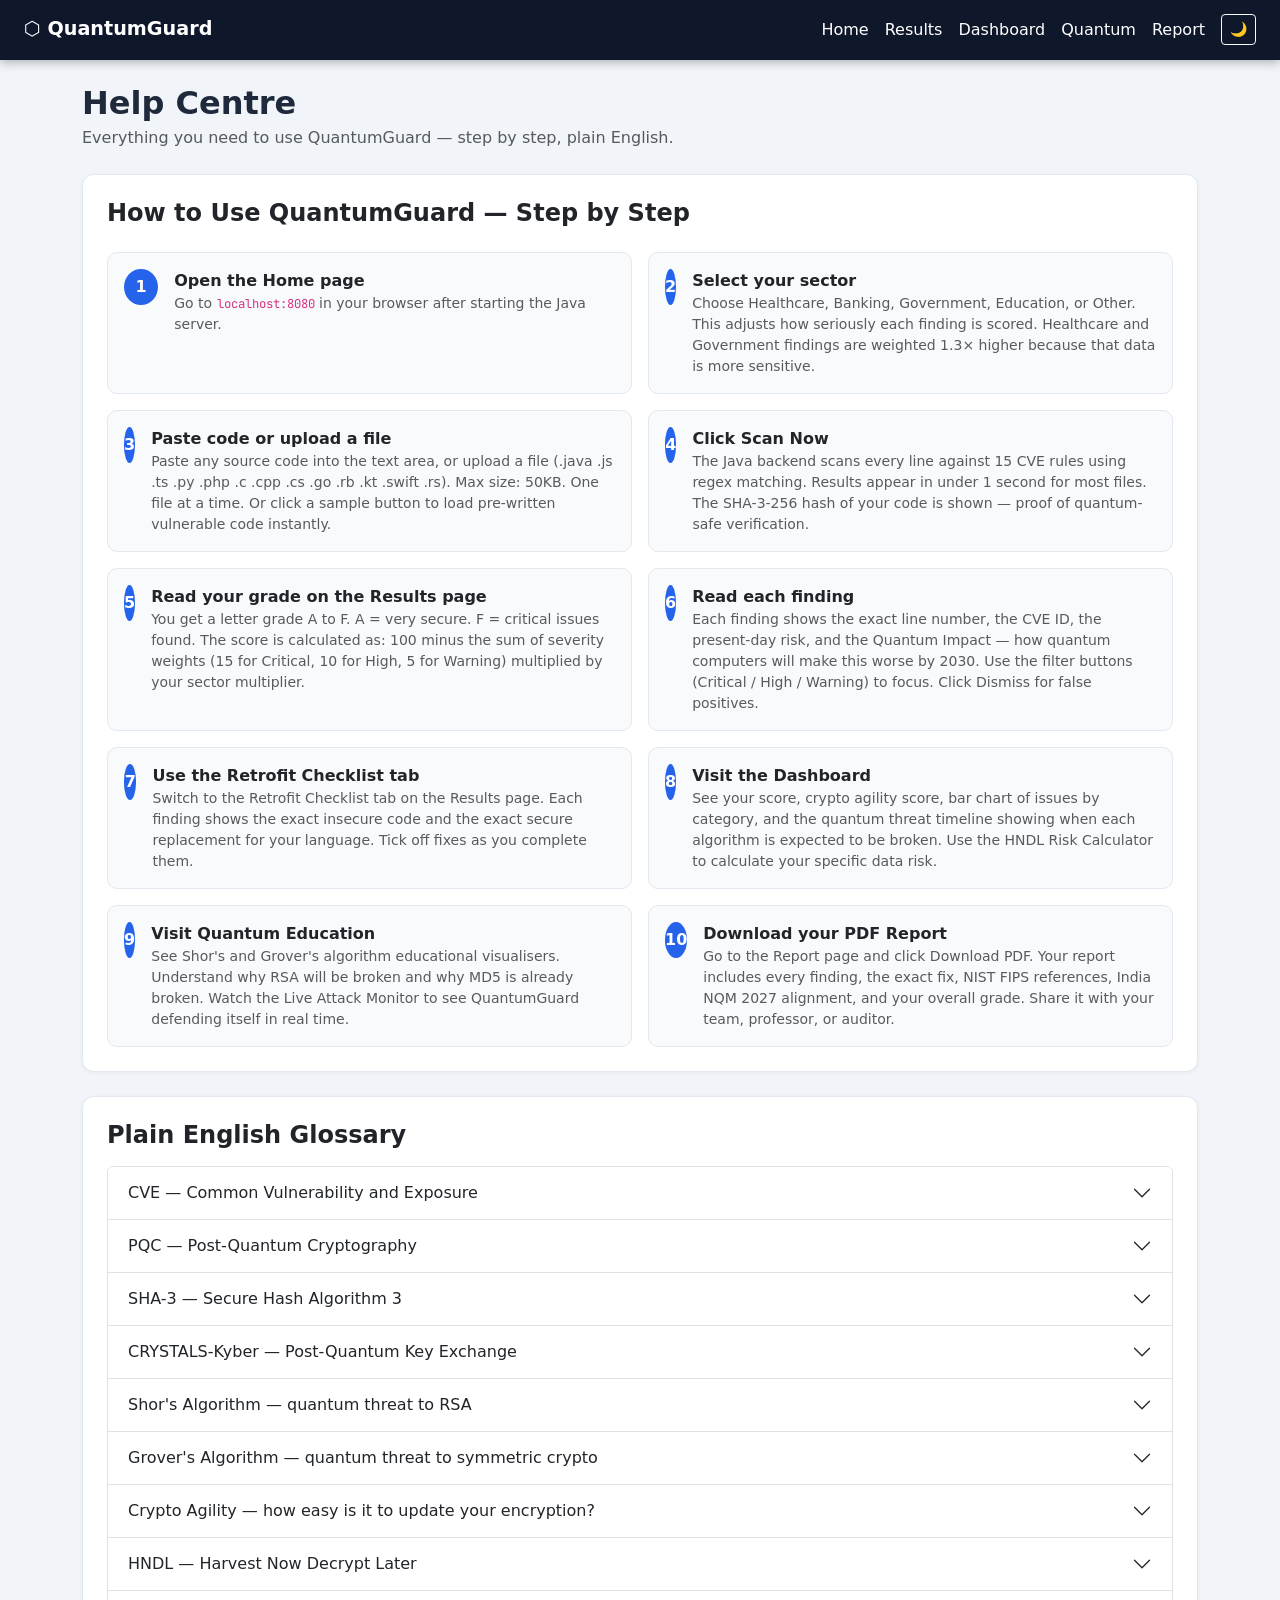
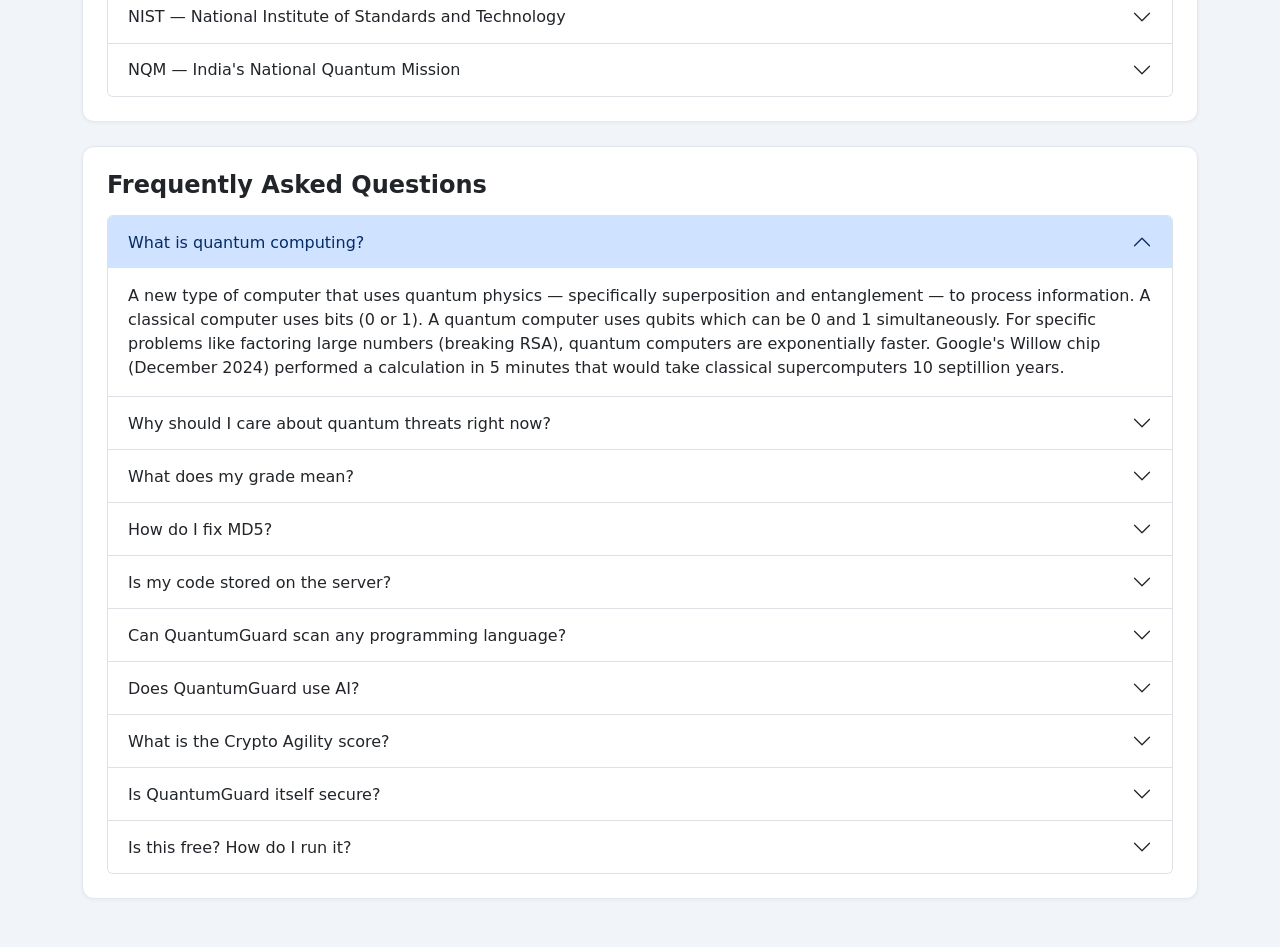
<file: help.html>
<!DOCTYPE html>
<html lang="en" data-bs-theme="light">
<head>
  <meta charset="UTF-8">
  <meta name="viewport" content="width=device-width, initial-scale=1">
  <title>QuantumGuard — Help</title>
  <link href="https://cdn.jsdelivr.net/npm/bootstrap@5.3.2/dist/css/bootstrap.min.css" rel="stylesheet">
  <link rel="stylesheet" href="style.css">
</head>
<body>

  <nav class="navbar navbar-expand-lg qg-navbar">
    <div class="container-fluid px-4">
      <a class="navbar-brand qg-brand" href="index.html">⬡ QuantumGuard</a>
      <div class="d-flex align-items-center gap-3">
        <a href="index.html"    class="nav-link text-white">Home</a>
        <a href="results.html"  class="nav-link text-white">Results</a>
        <a href="dashboard.html"class="nav-link text-white">Dashboard</a>
        <a href="quantum.html"  class="nav-link text-white">Quantum</a>
        <a href="report.html"   class="nav-link text-white">Report</a>
        <button class="btn btn-sm btn-outline-light" onclick="toggleDark()">🌙</button>
      </div>
    </div>
  </nav>

  <div class="container py-4">

    <h2 class="fw-bold mb-1">Help Centre</h2>
    <p class="text-muted mb-4">Everything you need to use QuantumGuard — step by step, plain English.</p>

    <!-- SECTION A: HOW TO USE -->
    <div class="card p-4 mb-4">
      <h4 class="fw-bold mb-4">How to Use QuantumGuard — Step by Step</h4>
      <div class="row g-3">
        <div class="col-md-6">
          <div class="qg-help-step">
            <div class="qg-step-num">1</div>
            <div>
              <div class="fw-semibold">Open the Home page</div>
              <div class="text-muted small">Go to <code>localhost:8080</code> in your browser after starting the Java server.</div>
            </div>
          </div>
        </div>
        <div class="col-md-6">
          <div class="qg-help-step">
            <div class="qg-step-num">2</div>
            <div>
              <div class="fw-semibold">Select your sector</div>
              <div class="text-muted small">Choose Healthcare, Banking, Government, Education, or Other. This adjusts how seriously each finding is scored. Healthcare and Government findings are weighted 1.3× higher because that data is more sensitive.</div>
            </div>
          </div>
        </div>
        <div class="col-md-6">
          <div class="qg-help-step">
            <div class="qg-step-num">3</div>
            <div>
              <div class="fw-semibold">Paste code or upload a file</div>
              <div class="text-muted small">Paste any source code into the text area, or upload a file (.java .js .ts .py .php .c .cpp .cs .go .rb .kt .swift .rs). Max size: 50KB. One file at a time. Or click a sample button to load pre-written vulnerable code instantly.</div>
            </div>
          </div>
        </div>
        <div class="col-md-6">
          <div class="qg-help-step">
            <div class="qg-step-num">4</div>
            <div>
              <div class="fw-semibold">Click Scan Now</div>
              <div class="text-muted small">The Java backend scans every line against 15 CVE rules using regex matching. Results appear in under 1 second for most files. The SHA-3-256 hash of your code is shown — proof of quantum-safe verification.</div>
            </div>
          </div>
        </div>
        <div class="col-md-6">
          <div class="qg-help-step">
            <div class="qg-step-num">5</div>
            <div>
              <div class="fw-semibold">Read your grade on the Results page</div>
              <div class="text-muted small">You get a letter grade A to F. A = very secure. F = critical issues found. The score is calculated as: 100 minus the sum of severity weights (15 for Critical, 10 for High, 5 for Warning) multiplied by your sector multiplier.</div>
            </div>
          </div>
        </div>
        <div class="col-md-6">
          <div class="qg-help-step">
            <div class="qg-step-num">6</div>
            <div>
              <div class="fw-semibold">Read each finding</div>
              <div class="text-muted small">Each finding shows the exact line number, the CVE ID, the present-day risk, and the Quantum Impact — how quantum computers will make this worse by 2030. Use the filter buttons (Critical / High / Warning) to focus. Click Dismiss for false positives.</div>
            </div>
          </div>
        </div>
        <div class="col-md-6">
          <div class="qg-help-step">
            <div class="qg-step-num">7</div>
            <div>
              <div class="fw-semibold">Use the Retrofit Checklist tab</div>
              <div class="text-muted small">Switch to the Retrofit Checklist tab on the Results page. Each finding shows the exact insecure code and the exact secure replacement for your language. Tick off fixes as you complete them.</div>
            </div>
          </div>
        </div>
        <div class="col-md-6">
          <div class="qg-help-step">
            <div class="qg-step-num">8</div>
            <div>
              <div class="fw-semibold">Visit the Dashboard</div>
              <div class="text-muted small">See your score, crypto agility score, bar chart of issues by category, and the quantum threat timeline showing when each algorithm is expected to be broken. Use the HNDL Risk Calculator to calculate your specific data risk.</div>
            </div>
          </div>
        </div>
        <div class="col-md-6">
          <div class="qg-help-step">
            <div class="qg-step-num">9</div>
            <div>
              <div class="fw-semibold">Visit Quantum Education</div>
              <div class="text-muted small">See Shor's and Grover's algorithm educational visualisers. Understand why RSA will be broken and why MD5 is already broken. Watch the Live Attack Monitor to see QuantumGuard defending itself in real time.</div>
            </div>
          </div>
        </div>
        <div class="col-md-6">
          <div class="qg-help-step">
            <div class="qg-step-num">10</div>
            <div>
              <div class="fw-semibold">Download your PDF Report</div>
              <div class="text-muted small">Go to the Report page and click Download PDF. Your report includes every finding, the exact fix, NIST FIPS references, India NQM 2027 alignment, and your overall grade. Share it with your team, professor, or auditor.</div>
            </div>
          </div>
        </div>
      </div>
    </div>

    <!-- SECTION B: GLOSSARY -->
    <div class="card p-4 mb-4">
      <h4 class="fw-bold mb-3">Plain English Glossary</h4>
      <div class="accordion" id="glossaryAccordion">

        <div class="accordion-item">
          <h2 class="accordion-header">
            <button class="accordion-button collapsed" type="button" data-bs-toggle="collapse" data-bs-target="#gCVE">
              CVE — Common Vulnerability and Exposure
            </button>
          </h2>
          <div id="gCVE" class="accordion-collapse collapse" data-bs-parent="#glossaryAccordion">
            <div class="accordion-body">A numbered record of a known security vulnerability — like a bug report for the whole world. Example: CVE-2004-2761 is the official record of MD5 being broken. Every CVE has an ID, a description, and a severity score. QuantumGuard maps every finding to a real CVE from the National Vulnerability Database (nvd.nist.gov).</div>
          </div>
        </div>

        <div class="accordion-item">
          <h2 class="accordion-header">
            <button class="accordion-button collapsed" type="button" data-bs-toggle="collapse" data-bs-target="#gPQC">
              PQC — Post-Quantum Cryptography
            </button>
          </h2>
          <div id="gPQC" class="accordion-collapse collapse" data-bs-parent="#glossaryAccordion">
            <div class="accordion-body">Encryption algorithms that are safe against both classical computers AND quantum computers. NIST finalised 3 PQC standards in August 2024: CRYSTALS-Kyber (FIPS 203) for key exchange, CRYSTALS-Dilithium (FIPS 204) for signatures, and SHA-3 (FIPS 202) for hashing. QuantumGuard runs SHA-3 and CRYSTALS-Kyber on its own server via Bouncy Castle.</div>
          </div>
        </div>

        <div class="accordion-item">
          <h2 class="accordion-header">
            <button class="accordion-button collapsed" type="button" data-bs-toggle="collapse" data-bs-target="#gSHA3">
              SHA-3 — Secure Hash Algorithm 3
            </button>
          </h2>
          <div id="gSHA3" class="accordion-collapse collapse" data-bs-parent="#glossaryAccordion">
            <div class="accordion-body">A quantum-resistant hashing algorithm standardised by NIST (FIPS 202). Unlike MD5 and SHA-1 which use Merkle-Damgård construction (now broken), SHA-3 uses the Keccak sponge function. Even with Grover's quantum algorithm, breaking SHA-3-256 requires 2^128 operations — infeasible forever. QuantumGuard hashes every uploaded file with SHA-3.</div>
          </div>
        </div>

        <div class="accordion-item">
          <h2 class="accordion-header">
            <button class="accordion-button collapsed" type="button" data-bs-toggle="collapse" data-bs-target="#gKyber">
              CRYSTALS-Kyber — Post-Quantum Key Exchange
            </button>
          </h2>
          <div id="gKyber" class="accordion-collapse collapse" data-bs-parent="#glossaryAccordion">
            <div class="accordion-body">The NIST FIPS 203 standard that replaces RSA for key exchange. Based on Module Learning With Errors (MLWE) — a mathematical problem no quantum algorithm can efficiently solve. Shor's algorithm only breaks number-theory problems (RSA, ECC) — it has no effect on MLWE. QuantumGuard uses Kyber to encrypt stored scan results.</div>
          </div>
        </div>

        <div class="accordion-item">
          <h2 class="accordion-header">
            <button class="accordion-button collapsed" type="button" data-bs-toggle="collapse" data-bs-target="#gShor">
              Shor's Algorithm — quantum threat to RSA
            </button>
          </h2>
          <div id="gShor" class="accordion-collapse collapse" data-bs-parent="#glossaryAccordion">
            <div class="accordion-body">A quantum algorithm that can factor large numbers (the basis of RSA) in polynomial time O(log³N) using quantum superposition and Quantum Fourier Transform. A classical computer takes longer than the age of the universe to factor RSA-2048. A quantum computer running Shor's algorithm can do it in approximately 8 hours (Gidney and Ekerå, 2021). This makes all RSA and ECC encryption breakable by 2030.</div>
          </div>
        </div>

        <div class="accordion-item">
          <h2 class="accordion-header">
            <button class="accordion-button collapsed" type="button" data-bs-toggle="collapse" data-bs-target="#gGrover">
              Grover's Algorithm — quantum threat to symmetric crypto
            </button>
          </h2>
          <div id="gGrover" class="accordion-collapse collapse" data-bs-parent="#glossaryAccordion">
            <div class="accordion-body">A quantum search algorithm that finds an item in an unsorted list of N items in O(√N) steps instead of O(N) classically. Applied to encryption: it halves the effective key length. AES-128 becomes effectively AES-64 (classically breakable). MD5 cracking drops from seconds to microseconds. This is why QuantumGuard recommends AES-256 (still safe: √(2^256) = 2^128 — infeasible).</div>
          </div>
        </div>

        <div class="accordion-item">
          <h2 class="accordion-header">
            <button class="accordion-button collapsed" type="button" data-bs-toggle="collapse" data-bs-target="#gAgility">
              Crypto Agility — how easy is it to update your encryption?
            </button>
          </h2>
          <div id="gAgility" class="accordion-collapse collapse" data-bs-parent="#glossaryAccordion">
            <div class="accordion-body">A measure of how easily your code can switch to new cryptographic algorithms. High agility (9/10) means all crypto calls are in one or two places — easy to update. Low agility (1/10) means crypto is scattered across hundreds of lines — very expensive to migrate. QuantumGuard calculates this as: unique crypto lines / total lines. The lower the concentration, the higher the agility score.</div>
          </div>
        </div>

        <div class="accordion-item">
          <h2 class="accordion-header">
            <button class="accordion-button collapsed" type="button" data-bs-toggle="collapse" data-bs-target="#gHNDL">
              HNDL — Harvest Now Decrypt Later
            </button>
          </h2>
          <div id="gHNDL" class="accordion-collapse collapse" data-bs-parent="#glossaryAccordion">
            <div class="accordion-body">An attack strategy where adversaries record encrypted data today and store it, waiting for quantum computers to arrive so they can decrypt it later. This attack is happening RIGHT NOW — documented by NSA, GCHQ, and CERT-In. Your health records, financial transactions, and government data encrypted today with RSA or SHA-1 may be readable by 2030. The HNDL Risk Calculator shows your specific exposure.</div>
          </div>
        </div>

        <div class="accordion-item">
          <h2 class="accordion-header">
            <button class="accordion-button collapsed" type="button" data-bs-toggle="collapse" data-bs-target="#gNIST">
              NIST — National Institute of Standards and Technology
            </button>
          </h2>
          <div id="gNIST" class="accordion-collapse collapse" data-bs-parent="#glossaryAccordion">
            <div class="accordion-body">The US government agency that sets global cryptography standards. In August 2024 NIST finalised three post-quantum cryptography standards: FIPS 202 (SHA-3), FIPS 203 (CRYSTALS-Kyber), FIPS 204 (CRYSTALS-Dilithium), and FIPS 205 (SPHINCS+). Every finding in QuantumGuard maps to a specific NIST standard.</div>
          </div>
        </div>

        <div class="accordion-item">
          <h2 class="accordion-header">
            <button class="accordion-button collapsed" type="button" data-bs-toggle="collapse" data-bs-target="#gNQM">
              NQM — India's National Quantum Mission
            </button>
          </h2>
          <div id="gNQM" class="accordion-collapse collapse" data-bs-parent="#glossaryAccordion">
            <div class="accordion-body">India's National Quantum Mission with ₹6,003 crore budget (2023–2031). The NQM Task Force mandates that Critical Information Infrastructure sectors — Defence, Telecom, Banking, Healthcare — begin formal PQC migration by 2027. QuantumGuard's PDF report includes NQM 2027 alignment to help Indian developers, hospitals, and government agencies comply with this mandate.</div>
          </div>
        </div>

      </div>
    </div>

    <!-- SECTION C: FAQ -->
    <div class="card p-4 mb-4">
      <h4 class="fw-bold mb-3">Frequently Asked Questions</h4>
      <div class="accordion" id="faqAccordion">

        <div class="accordion-item">
          <h2 class="accordion-header">
            <button class="accordion-button" type="button" data-bs-toggle="collapse" data-bs-target="#faq1">
              What is quantum computing?
            </button>
          </h2>
          <div id="faq1" class="accordion-collapse collapse show" data-bs-parent="#faqAccordion">
            <div class="accordion-body">A new type of computer that uses quantum physics — specifically superposition and entanglement — to process information. A classical computer uses bits (0 or 1). A quantum computer uses qubits which can be 0 and 1 simultaneously. For specific problems like factoring large numbers (breaking RSA), quantum computers are exponentially faster. Google's Willow chip (December 2024) performed a calculation in 5 minutes that would take classical supercomputers 10 septillion years.</div>
          </div>
        </div>

        <div class="accordion-item">
          <h2 class="accordion-header">
            <button class="accordion-button collapsed" type="button" data-bs-toggle="collapse" data-bs-target="#faq2">
              Why should I care about quantum threats right now?
            </button>
          </h2>
          <div id="faq2" class="accordion-collapse collapse" data-bs-parent="#faqAccordion">
            <div class="accordion-body">Three reasons. First — MD5, SHA-1, and DES are already broken by classical computers TODAY — not waiting for quantum. Second — Harvest-Now-Decrypt-Later attacks are happening right now. Nation-state adversaries record encrypted data today to decrypt when quantum computers arrive around 2030. Third — India's NQM Task Force mandates critical sectors migrate to PQC by 2027. That is only 1 year away.</div>
          </div>
        </div>

        <div class="accordion-item">
          <h2 class="accordion-header">
            <button class="accordion-button collapsed" type="button" data-bs-toggle="collapse" data-bs-target="#faq3">
              What does my grade mean?
            </button>
          </h2>
          <div id="faq3" class="accordion-collapse collapse" data-bs-parent="#faqAccordion">
            <div class="accordion-body">A (90-100) = Very secure — no critical findings. B (75-89) = Good — minor issues to fix. C (60-74) = Needs improvement — several vulnerabilities found. D (40-59) = Poor — serious problems present. F (0-39) = Critical — immediate action needed. Fix all red Critical findings first.</div>
          </div>
        </div>

        <div class="accordion-item">
          <h2 class="accordion-header">
            <button class="accordion-button collapsed" type="button" data-bs-toggle="collapse" data-bs-target="#faq4">
              How do I fix MD5?
            </button>
          </h2>
          <div id="faq4" class="accordion-collapse collapse" data-bs-parent="#faqAccordion">
            <div class="accordion-body">Replace MessageDigest.getInstance("MD5") with MessageDigest.getInstance("SHA3-256"). SHA-3 is built into Java 9 and above — no extra library needed. In Python: replace hashlib.md5() with hashlib.sha3_256(). In PHP: replace md5() with hash('sha3-256', $input). The Retrofit Checklist shows the exact before and after code for your specific language.</div>
          </div>
        </div>

        <div class="accordion-item">
          <h2 class="accordion-header">
            <button class="accordion-button collapsed" type="button" data-bs-toggle="collapse" data-bs-target="#faq5">
              Is my code stored on the server?
            </button>
          </h2>
          <div id="faq5" class="accordion-collapse collapse" data-bs-parent="#faqAccordion">
            <div class="accordion-body">No. Your code is scanned in memory and never written to disk. The scan result summary (score, findings, grade) is stored in your browser's sessionStorage — it disappears when you close the tab. The Java server only writes to attacks.json (blocked attack logs) and scan-history.json (result summaries without code). Your source code is never saved anywhere.</div>
          </div>
        </div>

        <div class="accordion-item">
          <h2 class="accordion-header">
            <button class="accordion-button collapsed" type="button" data-bs-toggle="collapse" data-bs-target="#faq6">
              Can QuantumGuard scan any programming language?
            </button>
          </h2>
          <div id="faq6" class="accordion-collapse collapse" data-bs-parent="#faqAccordion">
            <div class="accordion-body">QuantumGuard supports 12 languages: Java, JavaScript, TypeScript, Python, PHP, C/C++, C#, Go, Ruby, Kotlin, Swift, and Rust. Language is auto-detected from your code — no dropdown needed. Universal patterns (MD5, SHA-1, RSA, hardcoded passwords, HTTP) work across all languages. Language-specific patterns (new Random() in Java, Math.random() in JS, random.randint in Python) are applied only when the correct language is detected.</div>
          </div>
        </div>

        <div class="accordion-item">
          <h2 class="accordion-header">
            <button class="accordion-button collapsed" type="button" data-bs-toggle="collapse" data-bs-target="#faq7">
              Does QuantumGuard use AI?
            </button>
          </h2>
          <div id="faq7" class="accordion-collapse collapse" data-bs-parent="#faqAccordion">
            <div class="accordion-body">No. QuantumGuard uses zero AI or machine learning. All scanning is rule-based — regex patterns matched against CVE rules in rules.json. All formulas (security score, crypto agility, HNDL risk, migration estimate) are deterministic mathematical calculations. This means every result is reproducible, fully explainable, and traceable to a specific CVE number you can verify on nvd.nist.gov. AI cannot guarantee this — rule-based systems are more reliable for security tools.</div>
          </div>
        </div>

        <div class="accordion-item">
          <h2 class="accordion-header">
            <button class="accordion-button collapsed" type="button" data-bs-toggle="collapse" data-bs-target="#faq8">
              What is the Crypto Agility score?
            </button>
          </h2>
          <div id="faq8" class="accordion-collapse collapse" data-bs-parent="#faqAccordion">
            <div class="accordion-body">A score from 1 to 10 measuring how easily your code can switch to new cryptographic algorithms in the future. Score 9 = crypto calls in 1-2 places — migrating to PQC takes hours. Score 1 = crypto scattered across the entire codebase — migration takes weeks. Formula: unique_crypto_lines / total_lines = concentration. Lower concentration = higher agility. NIST PQC Migration Guide recommends designing for crypto agility as a preparation strategy.</div>
          </div>
        </div>

        <div class="accordion-item">
          <h2 class="accordion-header">
            <button class="accordion-button collapsed" type="button" data-bs-toggle="collapse" data-bs-target="#faq9">
              Is QuantumGuard itself secure?
            </button>
          </h2>
          <div id="faq9" class="accordion-collapse collapse" data-bs-parent="#faqAccordion">
            <div class="accordion-body">Yes — and it uses the same principles it teaches. Rate limiting blocks flood attacks (max 15 requests per minute per IP). Input sanitisation rejects inputs over 50KB. Security headers (X-Frame-Options, Content-Type-Options, XSS-Protection) are set on every response. SHA-3 hashes every uploaded file for quantum-safe integrity verification. CRYSTALS-Kyber encrypts stored scan results. Page 4 (Quantum Education) shows all blocked attacks in real time.</div>
          </div>
        </div>

        <div class="accordion-item">
          <h2 class="accordion-header">
            <button class="accordion-button collapsed" type="button" data-bs-toggle="collapse" data-bs-target="#faq10">
              Is this free? How do I run it?
            </button>
          </h2>
          <div id="faq10" class="accordion-collapse collapse" data-bs-parent="#faqAccordion">
            <div class="accordion-body">Completely free. No signup, no credit card, no subscription. To run: (1) Download bcprov-jdk18on-178.jar and json-20240303.jar into the lib/ folder. (2) Compile: <code>javac -cp ".;lib/*" src/*.java -d src</code>. (3) Run: <code>java -cp ".;lib/*;src" QuantumGuardServer</code>. (4) Open <code>http://localhost:8080</code> in your browser. On Mac/Linux replace semicolons with colons in the classpath.</div>
          </div>
        </div>

      </div>
    </div>

  </div>

  <script src="https://cdn.jsdelivr.net/npm/bootstrap@5.3.2/dist/js/bootstrap.bundle.min.js"></script>
  <script src="scanner.js"></script>

</body>
</html>
</file>
<file: style.css>
/* ── QuantumGuard Style Sheet ─────────────────────────────────────── */
/* 2nd year CS project — Bootstrap-first, minimal custom CSS         */

@import url('https://fonts.googleapis.com/css2?family=Inter:wght@400;500;600;700;800&family=JetBrains+Mono:wght@400;600&display=swap');

:root {
  --qg-blue:   #2563eb;
  --qg-dark:   #0f172a;
  --qg-green:  #16a34a;
  --qg-red:    #dc2626;
  font-family: 'Inter', sans-serif;
}

body { background: #f1f5f9; color: #1e293b; }
* { box-sizing: border-box; }
code, pre { font-family: 'JetBrains Mono', monospace; }

/* ── NAVBAR ──────────────────────────────────────────────────────── */
.qg-navbar {
  background: var(--qg-dark);
  padding: 0.65rem 0;
  box-shadow: 0 2px 10px rgba(0,0,0,0.3);
}
.qg-brand { font-size: 1.2rem; font-weight: 800; color: #fff !important; }
.qg-brand span { color: #60a5fa; }

.nav-tab-btn {
  background: transparent;
  border: 1px solid transparent;
  color: #94a3b8;
  font-size: 0.82rem;
  font-weight: 500;
  border-radius: 6px;
  padding: 0.3rem 0.7rem;
  transition: all 0.2s;
}
.nav-tab-btn:hover { color: #fff; background: rgba(255,255,255,0.08); }
.nav-tab-btn.active { color: #60a5fa; border-color: #60a5fa; background: rgba(96,165,250,0.1); }

/* ── HERO SECTION ────────────────────────────────────────────────── */
.qg-hero {
  background: linear-gradient(135deg, #0f172a 0%, #1e3a5f 100%);
  color: #fff;
  padding: 2.5rem 0 2rem;
}
.qg-title    { font-size: 2.3rem; font-weight: 800; letter-spacing: -0.02em; }
.qg-subtitle { font-size: 1rem; color: #94a3b8; }

/* ── PLAIN ENGLISH BOXES ─────────────────────────────────────────── */
.what-is-box {
  background: #eff6ff;
  border: 1px solid #bfdbfe;
  border-left: 4px solid var(--qg-blue);
  border-radius: 10px;
  padding: 1rem 1.2rem;
}
.what-is-box .wi-title {
  font-weight: 700;
  color: var(--qg-blue);
  font-size: 0.73rem;
  letter-spacing: 0.07em;
  text-transform: uppercase;
  margin-bottom: 0.4rem;
}
.what-is-box p { font-size: 0.88rem; color: #374151; margin: 0; line-height: 1.6; }

/* ── CARDS ───────────────────────────────────────────────────────── */
.card {
  border: 1px solid #e2e8f0;
  border-radius: 12px;
  background: #fff;
  box-shadow: 0 1px 4px rgba(0,0,0,0.05);
}

/* ── SCAN BUTTON ─────────────────────────────────────────────────── */
.qg-scan-btn {
  background: linear-gradient(135deg, #2563eb, #1d4ed8);
  color: #fff;
  border: none;
  border-radius: 10px;
  font-weight: 700;
  font-size: 1rem;
  padding: 0.7rem 2rem;
  transition: all 0.2s;
  box-shadow: 0 4px 14px rgba(37,99,235,0.3);
}
.qg-scan-btn:hover { transform: translateY(-2px); box-shadow: 0 6px 20px rgba(37,99,235,0.45); color: #fff; }
.qg-scan-btn:disabled { opacity: 0.6; transform: none; cursor: not-allowed; }

/* ── CODE AREA ───────────────────────────────────────────────────── */
.qg-code-area {
  font-family: 'JetBrains Mono', monospace;
  font-size: 0.83rem;
  min-height: 220px;
  border: 2px solid #cbd5e1;
  border-radius: 10px;
  resize: vertical;
  background: #f8fafc;
  transition: border-color 0.2s;
}
.qg-code-area:focus { border-color: var(--qg-blue); box-shadow: 0 0 0 3px rgba(37,99,235,0.1); }

/* ── METRIC CARDS ────────────────────────────────────────────────── */
.qg-metric {
  background: #f8fafc;
  border: 1px solid #e2e8f0;
  border-radius: 12px;
  padding: 1.2rem;
  text-align: center;
}
.qg-big-num { font-size: 1.9rem; font-weight: 800; }

/* ── GRADE CIRCLES ───────────────────────────────────────────────── */
.qg-grade-circle    { width:78px;  height:78px;  border-radius:50%; display:flex; align-items:center; justify-content:center; font-size:1.9rem; font-weight:900; margin:0 auto; }
.qg-grade-circle-lg { width:100px; height:100px; border-radius:50%; display:flex; align-items:center; justify-content:center; font-size:2.7rem; font-weight:900; margin:0 auto; }
.grade-A { background:#dcfce7; color:#166534; border:3px solid #16a34a; }
.grade-B { background:#dbeafe; color:#1e3a8a; border:3px solid #2563eb; }
.grade-C { background:#fef3c7; color:#92400e; border:3px solid #d97706; }
.grade-D { background:#fee2e2; color:#991b1b; border:3px solid #dc2626; }
.grade-F { background:#dc2626; color:#fff;    border:3px solid #991b1b; }

/* ── FINDING CARDS ───────────────────────────────────────────────── */
.qg-finding-card { border-radius: 10px; border: 1px solid #e2e8f0; }
.qg-quantum-impact { color: #b45309; }
.qg-checklist-item { border-left: 3px solid #cbd5e1; padding-left: 1rem; padding-bottom: 0.5rem; }
.qg-code-block { margin:0; font-size:0.8rem; white-space:pre-wrap; word-break:break-word; border-radius:6px; }

/* ── PQC CARDS ───────────────────────────────────────────────────── */
.qg-pqc-card { background:#f8fafc; border:2px solid; border-radius:12px; padding:1.5rem 1.2rem; height:100%; text-align:center; }
.qg-pqc-icon { font-size:2.2rem; margin-bottom:0.6rem; }

/* ── HASH ALERT ──────────────────────────────────────────────────── */
.qg-hash-alert { border-left:4px solid #16a34a; background:#f0fdf4; border-radius:8px; padding:0.9rem 1.1rem; }

/* ── HELP STEPS ──────────────────────────────────────────────────── */
.qg-help-step { display:flex; gap:1rem; align-items:flex-start; background:#f8fafc; border:1px solid #e2e8f0; border-radius:10px; padding:1rem; height:100%; }

/* ── SIMPLE NOTE ─────────────────────────────────────────────────── */
.simple-note { background:#fff7ed; border:1px solid #fed7aa; border-radius:10px; padding:1rem 1.2rem; font-size:0.87rem; line-height:1.65; }

/* ── ATTACK LOG ──────────────────────────────────────────────────── */
.qg-attack-log { max-height:200px; overflow-y:auto; font-size:0.84rem; background:#f8fafc; border-radius:8px; padding:0.5rem; }

/* ── FOOTER ──────────────────────────────────────────────────────── */
.qg-footer { background:var(--qg-dark); color:#64748b; padding:2rem 0; margin-top:3rem; }

/* ── STEP NUMBERS ────────────────────────────────────────────────── */
.qg-step-card { background:#f8fafc; border:1px solid #e2e8f0; border-radius:12px; padding:1.5rem 1rem; height:100%; text-align:center; }
.qg-step-num  { width:36px; height:36px; background:var(--qg-blue); color:#fff; border-radius:50%; display:flex; align-items:center; justify-content:center; font-weight:800; margin:0 auto 0.7rem; }

/* ══════════════════════════════════════════════
   QUANTUM PAGE STYLES
══════════════════════════════════════════════ */

/* Qubit circle — no animation by default */
.qubit-display { padding: 1rem 0; }
.qubit-circle {
  width: 130px;
  height: 130px;
  border-radius: 50%;
  border: 4px solid #2563eb;
  display: flex;
  align-items: center;
  justify-content: center;
  font-size: 1.6rem;
  font-weight: 800;
  font-family: 'JetBrains Mono', monospace;
  color: #2563eb;
  margin: 0 auto;
  background: #eff6ff;
  transition: all 0.4s ease;
}

/* Qubit state variants — no pulsing animations */
.qubit-state-0 {
  border-color: #16a34a; color: #16a34a; background: #f0fdf4;
}
.qubit-state-1 {
  border-color: #dc2626; color: #dc2626; background: #fef2f2;
}
.qubit-state-sup {
  border-color: #d97706; color: #d97706; background: #fffbeb;
}
.qubit-state-ent {
  border-color: #7c3aed; color: #7c3aed; background: #f5f3ff;
}

/* ── QUANTUM CIRCUIT DIAGRAM ─────────────────────────────────────── */
.quantum-circuit { padding: 0.5rem 0; }
.qc-row {
  display: flex;
  align-items: center;
  gap: 0;
  margin-bottom: 10px;
  min-height: 36px;
}
.qc-label {
  width: 58px;
  font-family: 'JetBrains Mono', monospace;
  font-size: 0.75rem;
  color: #64748b;
  flex-shrink: 0;
}
.qc-wire {
  flex: 1;
  height: 2px;
  background: #94a3b8;
  min-width: 8px;
}
.qc-gate {
  padding: 5px 9px;
  border-radius: 5px;
  border: 2px solid;
  font-family: 'JetBrains Mono', monospace;
  font-size: 0.75rem;
  font-weight: 700;
  cursor: help;
  flex-shrink: 0;
  transition: transform 0.15s;
}
.qc-gate:hover { transform: scale(1.1); }

/* Gate type colours — no glow animations */
.gate-h  { border-color:#1d4ed8; background:#dbeafe; color:#1d4ed8; }
.gate-u  { border-color:#6d28d9; background:#ede9fe; color:#6d28d9; }
.gate-cx { border-color:#065f46; background:#dcfce7; color:#065f46; }
.gate-q  { border-color:#92400e; background:#fef3c7; color:#92400e; }
.gate-m  { border-color:#991b1b; background:#fee2e2; color:#991b1b; }

/* ── SHOR'S STEP CARDS ─────────────────────────────────────────────── */
.shor-step { border-radius: 8px; padding: 8px 12px; margin-bottom: 6px; font-size: 0.84rem; }
.shor-classical { background: #f1f5f9; border-left: 3px solid #64748b; }
.shor-quantum   { background: #fffbeb; border-left: 3px solid #d97706; }
.shor-result    { background: #f0fdf4; border-left: 3px solid #16a34a; }

/* ── DARK MODE ───────────────────────────────────────────────────── */
[data-bs-theme=dark] body            { background:#0f172a; color:#e2e8f0; }
[data-bs-theme=dark] .card           { background:#1e293b; border-color:#334155; }
[data-bs-theme=dark] .qg-step-card   { background:#1e293b; border-color:#334155; }
[data-bs-theme=dark] .qg-metric      { background:#1e293b; border-color:#334155; }
[data-bs-theme=dark] .qg-help-step   { background:#1e293b; border-color:#334155; }
[data-bs-theme=dark] .qg-pqc-card    { background:#1e293b; }
[data-bs-theme=dark] .what-is-box    { background:#1e3a5f; border-color:#2563eb; }
[data-bs-theme=dark] .what-is-box p  { color:#cbd5e1; }
[data-bs-theme=dark] .simple-note    { background:#27200f; border-color:#92400e; color:#fde68a; }
[data-bs-theme=dark] .qg-code-area   { background:#1e293b; color:#e2e8f0; border-color:#334155; }
[data-bs-theme=dark] .qg-attack-log  { background:#1e293b; }
[data-bs-theme=dark] .qg-hash-alert  { background:#052e16; border-color:#16a34a; color:#86efac; }
[data-bs-theme=dark] .qubit-circle   { background:#1e293b; }
[data-bs-theme=dark] .qubit-state-0  { background:#052e16; }
[data-bs-theme=dark] .qubit-state-1  { background:#2d0f0f; }
[data-bs-theme=dark] .qubit-state-sup { background:#27200f; }
[data-bs-theme=dark] .qubit-state-ent { background:#1a0d3e; }
[data-bs-theme=dark] .qc-wire        { background:#475569; }
[data-bs-theme=dark] .qc-label       { color:#94a3b8; }
[data-bs-theme=dark] .gate-h         { background:#1e3a5f; }
[data-bs-theme=dark] .gate-u         { background:#2e1065; }
[data-bs-theme=dark] .gate-cx        { background:#052e16; }
[data-bs-theme=dark] .gate-q         { background:#27200f; }
[data-bs-theme=dark] .gate-m         { background:#2d0f0f; }
[data-bs-theme=dark] .shor-classical { background:#1e293b; }
[data-bs-theme=dark] .shor-quantum   { background:#27200f; }
[data-bs-theme=dark] .shor-result    { background:#052e16; }
[data-bs-theme=dark] .form-select, [data-bs-theme=dark] .form-control { background:#1e293b; color:#e2e8f0; border-color:#334155; }
[data-bs-theme=dark] .table          { --bs-table-bg:transparent; color:#e2e8f0; }
[data-bs-theme=dark] code            { color:#a78bfa; }
[data-bs-theme=dark] .accordion-item { background:#1e293b; border-color:#334155; }
[data-bs-theme=dark] .accordion-button { background:#1e293b; color:#e2e8f0; }
[data-bs-theme=dark] .accordion-button:not(.collapsed) { background:#2d3748; color:#60a5fa; }
[data-bs-theme=dark] .accordion-body { background:#162032; color:#e2e8f0; }
[data-bs-theme=dark] .nav-link       { color:#60a5fa !important; }
[data-bs-theme=dark] pre.qg-code-block { color:#e2e8f0; }
</file>
